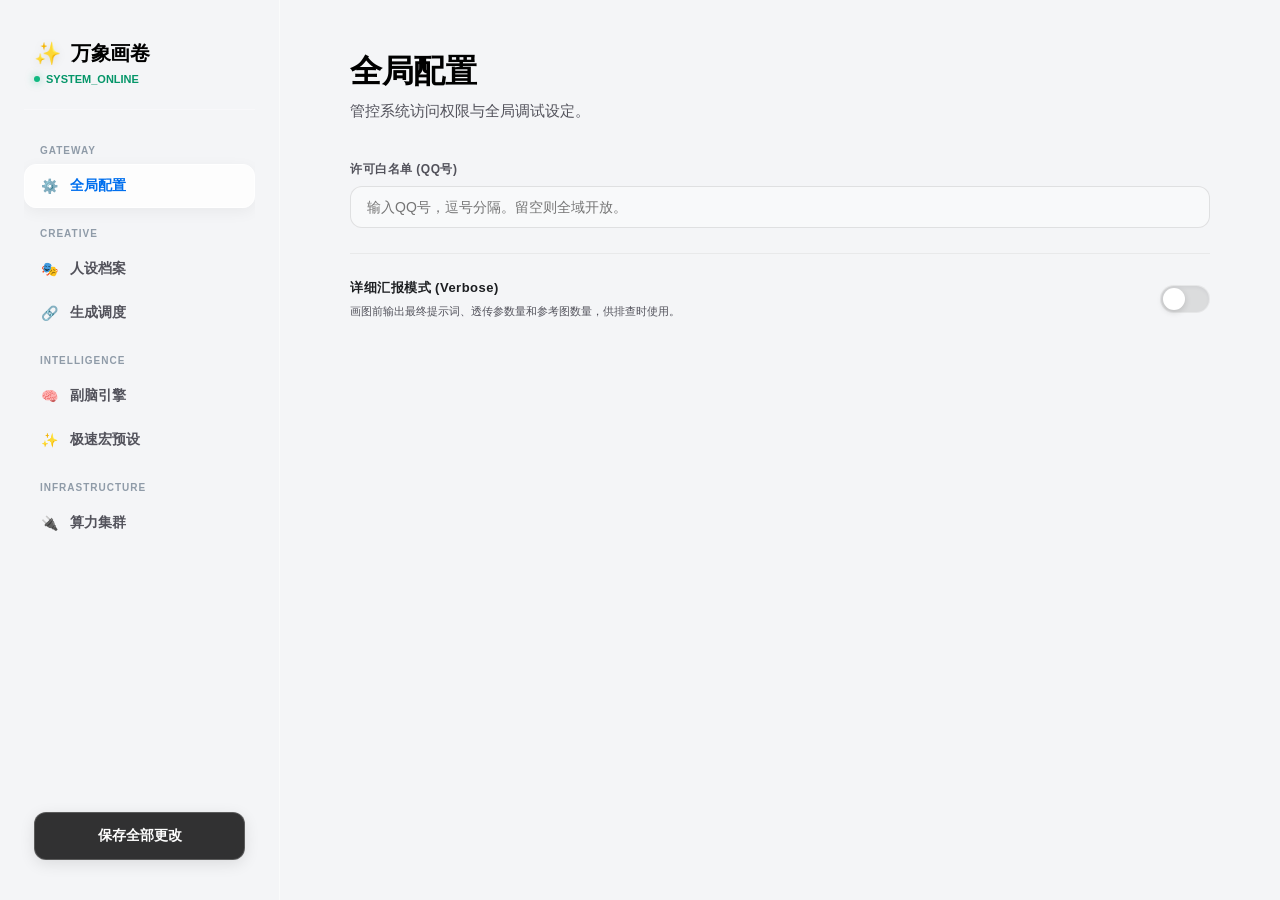
<file: pages/settings/index.html>
<!doctype html>
<html lang="zh-CN">
<head>
    <meta charset="utf-8" />
    <title>Omni-Draw Station</title>
    <link rel="stylesheet" href="./style.css" />
    
    <style>
        /* ✨ 修复 1：电脑端 & 手机端全局通用，解决 input-modern 样式缺失导致的原始黑框问题 */
        .input-modern {
            width: 100%;
            padding: 12px 16px;
            background: rgba(255, 255, 255, 0.4);
            border: 1px solid rgba(0, 0, 0, 0.1);
            border-radius: 12px;
            color: #1C1E21;
            font-size: 14px;
            outline: none;
            transition: all 0.3s cubic-bezier(0.25, 0.8, 0.25, 1);
            box-sizing: border-box;
            font-family: inherit;
        }
        .input-modern:focus {
            background: rgba(255, 255, 255, 0.8);
            border-color: #006FEE;
            box-shadow: 0 0 0 3px rgba(0, 111, 238, 0.15);
        }
        textarea.input-modern {
            resize: vertical;
            min-height: 80px;
        }
        select.input-modern {
            appearance: none;
            cursor: pointer;
        }

        /* ✨ 修复 2：手机端专属隔离适配层（仅在屏幕宽度小于 768px 时生效，电脑端绝不受影响） */
        @media screen and (max-width: 768px) {
            /* 基础布局：变为上下结构 */
            .layout-wrapper { flex-direction: column !important; display: flex !important; height: 100vh !important; }
            
            /* 侧边栏：移动到顶部，作为固定的导航区域 */
            .sidebar { 
                width: 100% !important; 
                height: auto !important; 
                padding: 15px 15px 5px 15px !important; 
                flex-shrink: 0 !important;
                border-right: none !important; 
                border-bottom: 1px solid rgba(0,0,0,0.05) !important;
                background: rgba(255, 255, 255, 0.85) !important;
                backdrop-filter: blur(15px) !important;
                -webkit-backdrop-filter: blur(15px) !important;
                z-index: 100 !important; 
            }
            .sidebar-header { display: flex !important; justify-content: space-between !important; align-items: center !important; margin-bottom: 10px !important; }
            .brand h1 { font-size: 18px !important; margin: 0 !important; }
            .status-dot { margin: 0 !important; transform: scale(0.9); }
            
            /* 导航菜单：横向排列，允许滑动，隐藏多余英文文本 */
            .nav-menu { 
                display: flex !important; flex-direction: row !important; overflow-x: auto !important; 
                white-space: nowrap !important; gap: 8px !important; padding-bottom: 8px !important; 
                -webkit-overflow-scrolling: touch !important; 
            }
            .nav-menu::-webkit-scrollbar { display: none !important; } 
            .nav-label { display: none !important; } 
            .nav-item { width: auto !important; flex: 0 0 auto !important; padding: 6px 12px !important; margin: 0 !important; font-size: 13px !important; border-radius: 8px !important;}
            
            /* 主内容区：底部预留充足空间，避免被悬浮按钮遮挡 */
            .content { 
                flex: 1 !important; 
                padding: 15px 15px 90px 15px !important; /* 关键：底部留出 90px 给保存按钮 */
                overflow-y: auto !important; 
                -webkit-overflow-scrolling: touch !important; 
            }
            .page-header { margin-bottom: 15px !important; }
            .page-header h2 { font-size: 20px !important; margin-bottom: 4px !important; }
            .page-header p { font-size: 12px !important; line-height: 1.4 !important; opacity: 0.8 !important;}
            
            /* 网格布局：强制双列变单列 */
            .grid-row, .grid-2-col { display: flex !important; flex-direction: column !important; gap: 12px !important; }
            
            /* 卡片与表单：宽度撑满，防溢出 */
            .card { padding: 15px !important; width: 100% !important; box-sizing: border-box !important; margin-bottom: 15px !important; border-radius: 12px !important; }
            .form-group { width: 100% !important; box-sizing: border-box !important; }
            
            /* 复杂头部：纵向排列按钮 */
            .card-header.space-between { flex-direction: column !important; align-items: flex-start !important; gap: 10px !important; }
            .card-header.space-between button { width: 100% !important; }
            
            /* 列表项（如极速宏）：纵向排版更易点按 */
            .list-item { 
                display: flex !important; flex-direction: column !important; gap: 8px !important; height: auto !important; 
                padding: 12px !important; box-sizing: border-box !important; background: rgba(0,0,0,0.03) !important; border-radius: 12px !important;
            }
            .list-item span { display: none !important; } /* 隐藏间隔箭头 */
            .list-item button { width: 100% !important; margin-top: 5px !important; padding: 10px !important; border-radius: 8px !important;}
            
            /* ✨ 优化悬浮保存按钮：精致的底部居中胶囊按钮，绝不重叠错位 ✨ */
            .save-panel { 
                position: fixed !important; 
                bottom: 20px !important; 
                left: 50% !important; 
                transform: translateX(-50%) !important; 
                width: 85% !important; 
                max-width: 350px !important; /* 限制最大宽度，更像 App 按钮 */
                padding: 0 !important; 
                margin: 0 !important; 
                z-index: 9999 !important; 
            }
            .save-panel button { 
                width: 100% !important; 
                padding: 14px !important; 
                border-radius: 24px !important; /* 胶囊圆角 */
                box-shadow: 0 8px 25px rgba(0,111,238,0.4) !important; /* 悬浮蓝色光晕 */
                background: #006FEE !important;
                color: #FFF !important;
                border: none !important;
                font-size: 15px !important;
                font-weight: bold !important;
            }
            
            /* 图片与芯片容器自适应 */
            .multi-upload-container { display: flex !important; flex-wrap: wrap !important; gap: 8px !important; }
            .chip-group, .node-selector, .node-selector-video { display: flex !important; flex-wrap: wrap !important; gap: 6px !important; }
            .api-chip, .selector-chip { padding: 6px 12px !important; font-size: 12px !important; }
            .upload-trigger { width: 70px !important; height: 70px !important; }
            .image-preview { height: 70px !important; }
        }
    </style>
</head>
<body>
    <div class="layout-wrapper">
        <aside class="sidebar">
            <div class="sidebar-header">
                <div class="brand">
                    <span class="brand-icon">✨</span>
                    <h1>万象画卷</h1>
                </div>
                <div class="status-dot">SYSTEM_ONLINE</div>
            </div>
            
            <nav class="nav-menu">
                <div class="nav-label">GATEWAY</div>
                <button class="nav-item active" data-target="tab-basic"><span>⚙️</span> 全局配置</button>
                <div class="nav-label">CREATIVE</div>
                <button class="nav-item" data-target="tab-persona"><span>🎭</span> 人设档案</button>
                <button class="nav-item" data-target="tab-hub"><span>🔗</span> 生成调度</button>
                <div class="nav-label">INTELLIGENCE</div>
                <button class="nav-item" data-target="tab-optimizer"><span>🧠</span> 副脑引擎</button>
                <button class="nav-item" data-target="tab-presets"><span>✨</span> 极速宏预设</button>
                <div class="nav-label">INFRASTRUCTURE</div>
                <button class="nav-item" data-target="tab-nodes"><span>🔌</span> 算力集群</button>
            </nav>

            <div class="save-panel">
                <button data-action="save-config" class="btn-primary">保存全部更改</button>
            </div>
        </aside>

        <main class="content">
            <div id="tab-basic" class="tab-pane active">
                <div class="page-header"><h2>全局配置</h2><p>管控系统访问权限与全局调试设定。</p></div>
                <section class="card">
                    <div class="form-group">
                        <label>许可白名单 (QQ号)</label>
                        <input type="text" id="perm_allowed_users" class="input-modern" placeholder="输入QQ号，逗号分隔。留空则全域开放。" />
                    </div>
                    <div class="divider"></div>
                    <div style="display: flex; justify-content: space-between; align-items: center;">
                        <div>
                            <label style="margin-bottom: 4px; display: block; color: var(--text-main); font-size: 13px;">详细汇报模式 (Verbose)</label>
                            <span style="font-size: 11px; color: var(--text-muted);">画图前输出最终提示词、透传参数量和参考图数量，供排查时使用。</span>
                        </div>
                        <div class="switch-wrapper"><input type="checkbox" id="verbose_report" class="ios-switch"></div>
                    </div>
                </section>
            </div>

            <div id="tab-persona" class="tab-pane">
                <div class="page-header"><h2>人设档案</h2><p>定义 AI 在进行拟态自拍时的外貌与识别特征。</p></div>
                <div class="grid-row">
                    <section class="card">
                        <div class="form-group"><label>实体代号</label><input type="text" id="persona_name" class="input-modern" /></div>
                        <div class="form-group"><label>底层特征序列 (Base Prompt)</label><textarea id="persona_prompt" rows="5" class="input-modern"></textarea></div>
                    </section>
                    <section class="card">
                        <div class="form-group">
                            <label>多模态参考图矩阵</label>
                            <div class="multi-upload-container" id="persona-upload-container">
                                <div class="upload-trigger" id="persona-upload-trigger">
                                    <span class="upload-icon">+</span>
                                    <span class="upload-text">添加图片</span>
                                </div>
                            </div>
                            <input type="file" id="hidden-file-input" accept="image/png, image/jpeg, image/webp" multiple style="display: none;" />
                        </div>
                    </section>
                </div>
            </div>

            <div id="tab-hub" class="tab-pane">
                <div class="page-header"><h2>生成调度</h2><p>将不同的生成指令动态指向已激活的算力节点。</p></div>
                <section class="card">
                    <div class="form-group"><label>图生图负载指向</label><div class="node-selector" id="sel-route-img"></div><input type="hidden" id="route_img" /></div>
                    <div class="divider"></div>
                    <div class="form-group"><label>自拍拟态指向</label><div class="node-selector" id="sel-route-selfie"></div><input type="hidden" id="route_selfie" /></div>
                    <div class="divider"></div>
                    <div class="form-group"><label>视频渲染指向</label><div class="node-selector-video" id="sel-route-video"></div><input type="hidden" id="route_video" /></div>
                </section>
            </div>

            <div id="tab-optimizer" class="tab-pane">
                <div class="page-header"><h2>副脑引擎</h2><p>大模型提示词重构中枢。</p></div>
                <section class="card highlight-card">
                    <div class="card-header">
                        <h3>提示词副脑 (Prompt Optimizer)</h3>
                        <div class="switch-wrapper"><input type="checkbox" id="opt_enable" class="ios-switch"></div>
                    </div>
                    <div class="grid-2-col">
                        <div class="form-group"><label>画风协议</label><select id="opt_style" class="input-modern"><option value="手机日常原生感">手机日常原生感</option><option value="自拍专用极致真实">自拍专用极致真实</option><option value="电影级光影大片">电影级光影大片</option><option value="日系插画大师">日系插画大师</option><option value="3D 潮玩盲盒">3D 潮玩盲盒</option><option value="自定义模式">自定义模式</option></select></div>
                        <div class="form-group"><label>处理节点</label><div class="node-selector" id="sel-opt-chain"></div><input type="hidden" id="opt_chain" /></div>
                        <div class="form-group"><label>模型核心</label><input type="text" id="opt_model" class="input-modern" /></div>
                        <div class="form-group"><label>超时限制 (秒)</label><input type="number" id="opt_timeout" class="input-modern" /></div>
                        <div class="form-group full-width"><label>并发上限 (0 为不限)</label><input type="number" id="opt_batch" class="input-modern" /></div>
                        <div class="form-group full-width"><label>自定义注入要求</label><textarea id="opt_custom" rows="2" class="input-modern" placeholder="补充特定的画面要求..."></textarea></div>
                    </div>
                </section>
            </div>

            <div id="tab-presets" class="tab-pane">
                <div class="page-header"><h2>极速宏预设</h2><p>管理快捷映射指令，实现一键改图。</p></div>
                <section class="card">
                    <div class="card-header space-between"><h3>已激活宏指令</h3><button data-action="add-preset" class="btn-secondary btn-small">+ 添加指令</button></div>
                    <div class="list-container" id="presets-container"></div>
                </section>
            </div>

            <div id="tab-nodes" class="tab-pane">
                <div class="page-header"><h2>算力集群</h2><p>管理底层的图像与视频大模型 API 服务配置。</p></div>
                <section class="card">
                    <div class="card-header space-between"><h3>图像算力节点</h3><button data-action="add-provider" class="btn-secondary btn-small">+ 添加生图节点</button></div>
                    <div class="list-container" id="providers-container"></div>
                </section>
                <section class="card">
                    <div class="card-header space-between"><h3>视频渲染节点</h3><button data-action="add-video-provider" class="btn-secondary btn-small">+ 添加视频节点</button></div>
                    <div class="list-container" id="video-providers-container"></div>
                </section>
            </div>
        </main>
    </div>

    <div id="toast-container"></div>
    <script type="module" src="./app.js"></script>
</body>
</html>
</file>
<file: pages/settings/style.css>
:root {
    --glass-bg: rgba(255, 255, 255, 0.45);
    --glass-border: rgba(255, 255, 255, 0.6);
    --glass-highlight: rgba(255, 255, 255, 0.8);
    --glass-shadow: 0 8px 32px 0 rgba(31, 38, 135, 0.08);
    
    --input-bg: rgba(255, 255, 255, 0.3);
    --input-focus: rgba(255, 255, 255, 0.7);
    
    --text-main: #1C1E21;
    --text-muted: #52525B;
    --accent: #006FEE;
    --accent-glass: rgba(0, 111, 238, 0.15);
    --danger: #FF453A;
    
    --radius-sm: 12px;
    --radius-md: 20px;
    --radius-lg: 32px;
    --transition: all 0.3s cubic-bezier(0.25, 0.8, 0.25, 1);
}

html, body { height: 100%; margin: 0; padding: 0; background: #F4F5F7; font-family: -apple-system, BlinkMacSystemFont, "SF Pro Text", "Helvetica Neue", sans-serif; -webkit-font-smoothing: antialiased; overflow: hidden; }
* { box-sizing: border-box; }

/* 🌟 核心：流光背景层 */
.ambient-bg { position: fixed; top: 0; left: 0; width: 100vw; height: 100vh; z-index: -1; background: #E9ECEF; overflow: hidden; }
.color-orb { position: absolute; border-radius: 50%; filter: blur(80px); opacity: 0.6; animation: float 15s ease-in-out infinite alternate; }
.orb-1 { width: 500px; height: 500px; background: #FFD1FF; top: -100px; left: -100px; }
.orb-2 { width: 600px; height: 600px; background: #C2E9FB; bottom: -200px; right: -100px; animation-delay: -5s; }
.orb-3 { width: 400px; height: 400px; background: #E0C3FC; top: 40%; left: 40%; animation-delay: -10s; }
@keyframes float { 0% { transform: translate(0, 0) scale(1); } 100% { transform: translate(40px, 40px) scale(1.1); } }

/* 💡 将 maxWidth 去除，实现宽度 100vw，侧边栏贴边 */
.layout-wrapper { display: flex; height: 100vh; width: 100vw; margin: 0; }

/* 🌟 核心：液态侧边栏 */
.sidebar { width: 280px; flex-shrink: 0; display: flex; flex-direction: column; padding: 40px 24px; z-index: 10; border-right: 1px solid var(--glass-border); }
.glass-panel { background: var(--glass-bg); backdrop-filter: blur(24px); -webkit-backdrop-filter: blur(24px); box-shadow: var(--glass-shadow); }

.sidebar-header { padding: 0 10px 24px; border-bottom: 1px solid rgba(255,255,255,0.3); margin-bottom: 15px; }
.brand { display: flex; align-items: center; gap: 10px; }
.brand-icon { font-size: 22px; filter: drop-shadow(0 2px 4px rgba(0,0,0,0.1)); }
.brand h1 { font-size: 20px; font-weight: 800; letter-spacing: -0.5px; margin: 0; color: #000; }
.status-dot { font-size: 11px; color: #059669; font-weight: 700; margin-top: 6px; display: flex; align-items: center; gap: 6px; }
.status-dot::before { content: ""; display: block; width: 6px; height: 6px; background: #10B981; border-radius: 50%; box-shadow: 0 0 8px rgba(16, 185, 129, 0.6); }

.nav-label { font-size: 10px; font-weight: 800; color: #8F9BA8; padding: 20px 16px 8px; letter-spacing: 1px; }
.nav-menu { flex: 1; overflow-y: auto; }
.nav-item { display: flex; align-items: center; gap: 12px; width: 100%; padding: 12px 16px; border: 1px solid transparent; background: transparent; border-radius: var(--radius-sm); color: var(--text-muted); font-size: 14px; font-weight: 600; cursor: pointer; transition: var(--transition); outline: none; }
.nav-item:hover { background: rgba(255,255,255,0.5); color: var(--text-main); }
.nav-item.active { background: rgba(255,255,255,0.8); color: var(--accent); border: 1px solid #FFF; box-shadow: 0 4px 15px rgba(0,0,0,0.05); }

.save-panel { margin-top: auto; padding: 16px 10px 0; }
.btn-primary { width: 100%; padding: 14px; background: rgba(0,0,0,0.8); backdrop-filter: blur(10px); color: #FFF; border: 1px solid rgba(255,255,255,0.2); border-radius: var(--radius-sm); font-weight: 600; font-size: 14px; cursor: pointer; transition: var(--transition); outline: none; box-shadow: 0 4px 15px rgba(0,0,0,0.1); }
.btn-primary:hover:not(:disabled) { background: #000; transform: translateY(-2px); box-shadow: 0 8px 20px rgba(0,0,0,0.2); }
.btn-primary:active:not(:disabled) { transform: scale(0.98); }
.spinner { display: inline-block; animation: spin 1s linear infinite; }
@keyframes spin { to { transform: rotate(360deg); } }

/* 主区域 */
.content { flex: 1; height: 100%; overflow-y: auto; padding: 50px 70px; scroll-behavior: smooth; position: relative; z-index: 5; }
.tab-pane { display: none; opacity: 0; transform: translateY(20px); transition: opacity 0.4s ease, transform 0.4s cubic-bezier(0.2, 0.8, 0.2, 1); }
.tab-pane.active { display: block; opacity: 1; transform: translateY(0); }

.page-header { margin-bottom: 40px; }
.page-header h2 { font-size: 32px; font-weight: 800; margin: 0 0 8px 0; letter-spacing: -0.5px; color: #000; }
.page-header p { color: var(--text-muted); font-size: 15px; margin: 0; font-weight: 500; }

/* 🌟 核心：液态卡片 */
.glass-card { background: var(--glass-bg); backdrop-filter: blur(24px); -webkit-backdrop-filter: blur(24px); border-radius: var(--radius-lg); padding: 35px; margin-bottom: 30px; box-shadow: var(--glass-shadow); border: 1px solid var(--glass-border); border-top: 1px solid var(--glass-highlight); border-left: 1px solid var(--glass-highlight); transition: var(--transition); }
.glass-card:hover { box-shadow: 0 12px 40px 0 rgba(31, 38, 135, 0.12); }
.highlight-glass { position: relative; overflow: hidden; }
.highlight-glass::before { content: ''; position: absolute; top: 0; left: 0; width: 100%; height: 4px; background: linear-gradient(90deg, #006FEE, #00F0FF); }
.card-header { margin-bottom: 25px; display: flex; justify-content: space-between; align-items: center; }
.card-header h3 { font-size: 17px; font-weight: 700; margin: 0; color: #000; }

.grid-row { display: grid; grid-template-columns: 1fr 1fr; gap: 30px; }
.grid-2-col { display: grid; grid-template-columns: 1fr 1fr; gap: 20px; }
.full-width { grid-column: 1 / -1; }

.form-group { display: flex; flex-direction: column; gap: 8px; margin-bottom: 20px; }
.form-group:last-child { margin-bottom: 0; }
label { font-size: 12px; font-weight: 700; color: var(--text-muted); letter-spacing: 0.5px; }

/* 🌟 核心：玻璃质感输入框 */
.input-glass { width: 100%; padding: 14px 16px; background: var(--input-bg); border: 1px solid rgba(255,255,255,0.4); border-radius: var(--radius-sm); color: var(--text-main); font-size: 14px; transition: var(--transition); outline: none; font-weight: 500; box-shadow: inset 0 2px 4px rgba(0,0,0,0.02); }
.input-glass:hover { background: rgba(255,255,255,0.5); }
.input-glass:focus { background: var(--input-focus); border-color: rgba(255,255,255,0.8); box-shadow: 0 0 0 4px var(--accent-glass), inset 0 2px 4px rgba(0,0,0,0.01); }
textarea.input-glass { resize: vertical; line-height: 1.6; }
.divider { height: 1px; background: rgba(0,0,0,0.05); margin: 25px 0; }

/* iOS 开关 */
.switch-wrapper { display: flex; align-items: center; }
.ios-switch { appearance: none; width: 50px; height: 28px; background: rgba(0,0,0,0.1); border-radius: 28px; position: relative; cursor: pointer; outline: none; transition: 0.3s; margin: 0; border: 1px solid rgba(255,255,255,0.3); box-shadow: inset 0 2px 4px rgba(0,0,0,0.05); }
.ios-switch::after { content: ''; position: absolute; top: 2px; left: 2px; width: 22px; height: 22px; background: #FFF; border-radius: 50%; box-shadow: 0 2px 6px rgba(0,0,0,0.15); transition: 0.3s cubic-bezier(0.2, 0.8, 0.2, 1); }
.ios-switch:checked { background: #34C759; border-color: #34C759; }
.ios-switch:checked::after { transform: translateX(22px); }

/* 🌟 这是你原本的 selector-chip，我不做任何修改！ */
.node-selector, .node-selector-video { display: flex; flex-wrap: wrap; gap: 10px; margin-top: 5px; }
.selector-chip { padding: 8px 16px; background: var(--input-bg); border-radius: 20px; font-size: 13px; font-weight: 600; color: var(--text-muted); cursor: pointer; border: 1px solid rgba(255,255,255,0.3); transition: var(--transition); backdrop-filter: blur(10px); }
.selector-chip:hover { background: rgba(255,255,255,0.6); }
.selector-chip.active { background: var(--accent); color: #FFF; border-color: var(--accent); box-shadow: 0 4px 12px rgba(0, 111, 238, 0.3); }
.empty-hint { font-size: 12px; color: #A1A1AA; font-style: italic; }

/* 多图上传区域 */
.multi-upload-container { display: flex; flex-wrap: wrap; gap: 15px; align-items: stretch; }
.image-preview-wrapper { position: relative; animation: popIn 0.4s cubic-bezier(0.2, 0.8, 0.2, 1); }
.image-preview { height: 100px; width: auto; max-width: 160px; object-fit: cover; border-radius: var(--radius-sm); border: 2px solid #FFF; box-shadow: 0 4px 12px rgba(0,0,0,0.08); background: var(--input-bg); display: block; }
.btn-del-img { position: absolute; top: -10px; right: -10px; width: 26px; height: 26px; background: rgba(0,0,0,0.7); backdrop-filter: blur(4px); color: #FFF; border: 1px solid rgba(255,255,255,0.2); border-radius: 50%; font-size: 14px; display: flex; align-items: center; justify-content: center; cursor: pointer; outline: none; transition: 0.2s; box-shadow: 0 2px 8px rgba(0,0,0,0.2); }
.btn-del-img:hover { background: var(--danger); transform: scale(1.1); }
.glass-trigger { height: 100px; min-width: 100px; border: 2px dashed rgba(0,0,0,0.15); border-radius: var(--radius-sm); display: flex; flex-direction: column; align-items: center; justify-content: center; cursor: pointer; background: rgba(255,255,255,0.2); transition: var(--transition); padding: 0 20px; }
.glass-trigger:hover { border-color: var(--accent); background: rgba(255,255,255,0.6); }
.upload-icon { font-size: 24px; color: var(--accent); font-weight: 300; }
.upload-text { font-size: 12px; font-weight: 700; color: var(--text-muted); margin-top: 4px; }
@keyframes popIn { from { opacity: 0; transform: scale(0.85); } to { opacity: 1; transform: scale(1); } }

/* 玻璃次级按钮 */
.btn-glass-secondary { background: rgba(255,255,255,0.5); color: #000; border: 1px solid rgba(255,255,255,0.6); padding: 8px 16px; border-radius: 8px; font-size: 13px; font-weight: 700; cursor: pointer; transition: var(--transition); outline: none; box-shadow: 0 2px 6px rgba(0,0,0,0.02); }
.btn-glass-secondary:hover { background: #FFF; box-shadow: 0 4px 12px rgba(0,0,0,0.05); transform: translateY(-1px); }

/* 列表容器 */
.list-container { display: flex; flex-direction: column; gap: 16px; }
.list-card { border: 1px solid rgba(255,255,255,0.6); border-radius: var(--radius-md); padding: 24px; background: rgba(255,255,255,0.45); transition: var(--transition); }
.list-card:hover { background: rgba(255,255,255,0.7); box-shadow: 0 8px 24px rgba(0,0,0,0.05); }
.list-card-header { display: flex; justify-content: space-between; align-items: center; margin-bottom: 20px; border-bottom: 1px solid rgba(0,0,0,0.05); padding-bottom: 16px; }
.input-minimal { background: transparent; border: none; font-size: 16px; font-weight: 800; width: 180px; outline: none; border-bottom: 1px solid transparent; transition: var(--transition); color: var(--text-main); }
.input-minimal:focus { border-bottom-color: var(--accent); }

.list-item { display: flex; align-items: center; gap: 12px; padding: 10px 16px; background: rgba(255,255,255,0.4); border-radius: var(--radius-sm); border: 1px solid rgba(255,255,255,0.5); transition: var(--transition); }
.list-item:focus-within { background: rgba(255,255,255,0.8); border-color: #FFF; box-shadow: 0 4px 15px rgba(0,0,0,0.05); }
.preset-name { width: 140px; background: transparent; font-weight: 700; }
.preset-prompt { flex: 1; background: transparent; }
.divider-text { color: #A1A1AA; font-size: 12px; font-weight: 700; }
.btn-icon { background: transparent; border: none; color: #A1A1AA; font-size: 18px; cursor: pointer; transition: var(--transition); width: 28px; height: 28px; border-radius: 50%; display: flex; align-items: center; justify-content: center; outline: none; }
.btn-icon:hover { color: var(--danger); background: #FEE2E2; }

/* Toast */
#toast-container { position: fixed; top: 40px; left: 50%; transform: translateX(-50%); z-index: 10000; display: flex; flex-direction: column; gap: 10px; pointer-events: none; }
.toast { background: rgba(0,0,0,0.75); backdrop-filter: blur(12px); -webkit-backdrop-filter: blur(12px); color: #FFF; padding: 14px 28px; border-radius: 30px; font-size: 14px; font-weight: 500; display: flex; align-items: center; gap: 10px; box-shadow: 0 12px 30px rgba(0,0,0,0.15); border: 1px solid rgba(255,255,255,0.1); animation: slideDown 0.4s cubic-bezier(0.2, 0.8, 0.2, 1) forwards; }
.toast-success .toast-icon { color: #34C759; font-weight: bold; }
.toast-error .toast-icon { color: #FF3B30; font-weight: bold; }
.toast-fadeout { opacity: 0; transform: translateY(-20px); transition: 0.3s; }
@keyframes slideDown { from { opacity: 0; transform: translateY(-20px); } to { opacity: 1; transform: translateY(0); } }

/* 动画节点 */
.node-enter { animation: slideInUp 0.5s cubic-bezier(0.2, 0.8, 0.2, 1) forwards; }
.node-exit { animation: fadeOutRight 0.3s ease-in forwards; pointer-events: none; }
@keyframes slideInUp { 0% { opacity: 0; transform: translateY(20px) scale(0.98); } 100% { opacity: 1; transform: translateY(0) scale(1); } }
@keyframes fadeOutRight { 0% { opacity: 1; transform: translateX(0); } 100% { opacity: 0; transform: translateX(30px); } }

/* 💡 新增：独立的 api-chip 样式，用于算力集群模式选择，互不干扰 */
.chip-group { display: flex; flex-wrap: wrap; gap: 8px; }
.api-chip { padding: 8px 16px; background: rgba(255,255,255,0.5); border-radius: 20px; font-size: 13px; font-weight: 600; color: var(--text-muted); cursor: pointer; border: 1px solid rgba(255,255,255,0.6); transition: var(--transition); backdrop-filter: blur(10px); }
.api-chip:hover { background: rgba(255,255,255,0.8); color: var(--text-main); }
.api-chip.active { background: var(--accent); color: #FFF; border-color: var(--accent); box-shadow: 0 4px 12px rgba(0, 111, 238, 0.3); }

/* 追加到文件末尾即可 */
.chip-del { 
    margin-left: 6px; 
    color: inherit; 
    opacity: 0.5; 
    padding: 0 4px; 
    border-radius: 50%; 
    transition: 0.2s; 
    display: inline-flex; 
    align-items: center; 
    justify-content: center; 
    font-size: 14px; 
    font-weight: bold; 
    line-height: 1; 
}
.chip-del:hover { 
    background: rgba(0,0,0,0.1); 
    opacity: 1; 
    color: var(--danger); 
    transform: scale(1.1); 
}
.api-chip.active .chip-del:hover { 
    background: rgba(255,255,255,0.25); 
    color: #FFF; 
}
</file>
